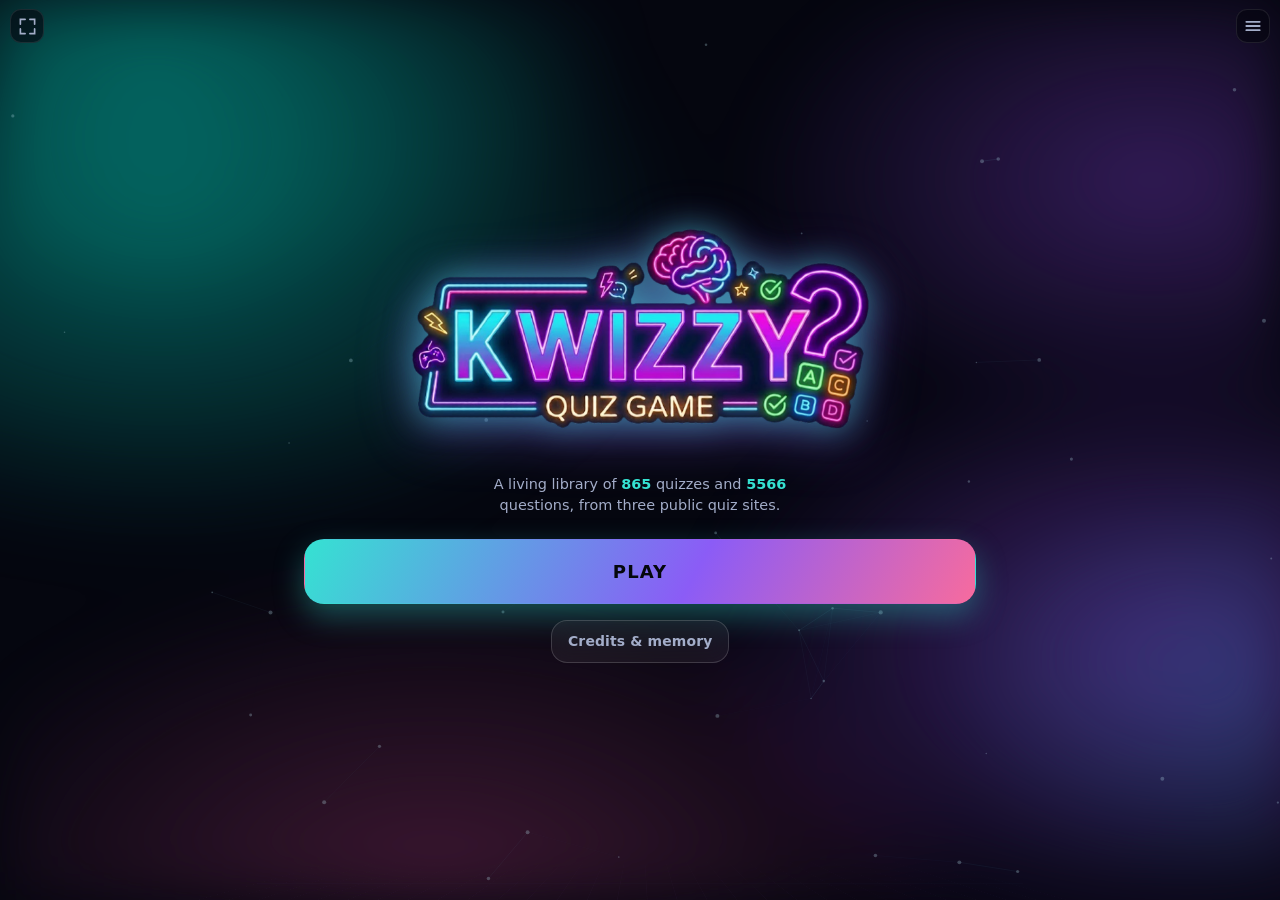
<file: index.html>
<!doctype html>
<html lang="en">
<head>
<meta charset="utf-8">
<meta name="viewport" content="width=device-width,initial-scale=1,viewport-fit=cover">
<meta name="theme-color" content="#05060f">
<meta name="description" content="Kwizzy — play 5,566 quiz questions from quizo.fr, connaisseances.com and openquizzdb.org, as source quizzes or custom 20-question quizzes.">
<meta name="apple-mobile-web-app-capable" content="yes">
<meta name="mobile-web-app-capable" content="yes">
<title>Kwizzy — Quiz Game</title>
<link rel="stylesheet" href="style.css?v=2026-10-15d">
<link rel="icon" href="data:image/svg+xml,%3Csvg xmlns='http://www.w3.org/2000/svg' viewBox='0 0 32 32'%3E%3Crect width='32' height='32' rx='9' fill='%2306070d'/%3E%3Cpath d='M9 8h14M9 16h14M9 24h14' stroke='%2335e2d2' stroke-width='3' stroke-linecap='round'/%3E%3C/svg%3E">
<!-- playlist.js is the music RULES (pure state: random order, 3 plays, then next) and must be
     there before app.js reads window.KwizzyPlaylist. Both are deferred, so they run in order. -->
<script src="media/music/playlist.js?v=2026-10-15d" defer></script>
<script src="app.js?v=2026-10-15d" defer></script>
</head>
<body data-screen="title" data-kwizzy="boot">

<!-- animated background: aurora blobs + drifting neon particle net + spark layer -->
<div class="bg-aurora" aria-hidden="true"></div>
<div class="bg-grid" aria-hidden="true"></div>
<canvas class="bg-net" aria-hidden="true"></canvas>

<div class="app" id="app">

  <!-- Fullscreen toggle: always visible, on every screen, even while the corpus loads.
       Corners drawn in SVG so no emoji/glyph can be missing from the font. -->
  <button class="fsbtn" id="btn-fs" aria-label="Toggle fullscreen">
    <svg viewBox="0 0 24 24" width="19" height="19" aria-hidden="true">
      <path d="M3 9V3H9 M15 3H21V9 M21 15V21H15 M9 21H3V15" fill="none"
            stroke="currentColor" stroke-width="2.1" stroke-linecap="round"/>
    </svg>
  </button>

  <!-- Settings (the burger): the other fixed corner, on every screen, like the fullscreen
       button. It opens the panel below — sound, music, haptics and which music to play. -->
  <button class="menubtn" id="btn-menu" aria-label="Sound and music settings"
          aria-expanded="false" aria-controls="settings-menu">
    <svg viewBox="0 0 24 24" width="20" height="20" aria-hidden="true">
      <path d="M4 7h16M4 12h16M4 17h16" fill="none"
            stroke="currentColor" stroke-width="2.2" stroke-linecap="round"/>
    </svg>
  </button>

  <!-- The panel itself: kept OUTSIDE the Screens so it can open over any of them (the Screen
       router only ever shows one Screen, and this is not one — it is a drawer on top). -->
  <div class="menuscrim" id="menu-back" hidden></div>
  <aside class="menu" id="settings-menu" role="dialog" aria-label="Sound and music" hidden>
    <div class="menu-head">
      <h2 class="menu-title">Sound &amp; music</h2>
      <button class="menu-x" id="menu-close" aria-label="Close settings">&times;</button>
    </div>

    <div class="mrow" id="row-sfx">
      <div class="mrow-t">Sound effects<span class="mrow-d">Taps, right/wrong answers, screen changes.</span></div>
      <button class="switch press" id="set-sfx" role="switch" aria-checked="true"
              aria-labelledby="row-sfx"><span class="knob"></span></button>
    </div>

    <div class="mrow" id="row-music">
      <div class="mrow-t">Music<span class="mrow-d">Ambient music while you play.</span></div>
      <button class="switch press" id="set-music" role="switch" aria-checked="true"
              aria-labelledby="row-music"><span class="knob"></span></button>
    </div>

    <!-- The music volume: a real slider, dragged with a thumb. It is the Web Audio master
         gain, so it moves the track THAT IS PLAYING, not only the next one. Keyboard too
         (arrows), and the % is written back in the pill so the state is read, not felt. -->
    <div class="mrow" id="row-vol">
      <div class="mrow-t">Music volume <span class="pill" id="vol-pill">100%</span></div>
      <div class="vol" id="set-vol" role="slider" tabindex="0"
           aria-label="Music volume" aria-valuemin="0" aria-valuemax="100"
           aria-valuenow="100"><span class="vfill"></span><span class="vknob"></span></div>
    </div>

    <div class="mrow" id="row-haptics">
      <div class="mrow-t">Haptic feedback<span class="mrow-d" id="hap-note">Short vibrations on taps and answers.</span></div>
      <button class="switch press" id="set-haptics" role="switch" aria-checked="true"
              aria-labelledby="row-haptics"><span class="knob"></span></button>
    </div>

    <div class="msep"></div>

    <div class="mh">Music choice <span class="pill" id="music-sel">All</span></div>
    <p class="mhint">“All” plays every track in a random order — opening on Light ambient — repeats
      each one 3 times, then fades into the next. Picking one track loops it on its own.</p>
    <div class="tracks" id="track-list" role="radiogroup" aria-label="Music choice"></div>
    <p class="now" id="music-now" aria-live="polite">Music is starting…</p>
  </aside>

  <!-- ═══════════ SCREEN: TITLE ═══════════ -->
  <section class="screen screen-title" id="screen-title" aria-label="Title">
    <div class="title-inner">
      <div class="logo-wrap">
        <div class="logo-halo" aria-hidden="true"></div>
        <img class="logo" src="media/kwizzy-title.png"
             alt="Kwizzy — Quiz Game" width="719" height="350">
      </div>

      <!-- Loading is ON the Title Screen: the app is already showing its title while
           corpus.json streams in, so the gauge is a card in the title's own flow. -->
      <div id="loader" class="loader" role="status" aria-live="polite">
        <div class="loader-halo" aria-hidden="true"></div>
        <div class="loader-gauge" aria-hidden="true">
          <svg viewBox="0 0 100 100">
            <defs>
              <linearGradient id="ringgrad" gradientUnits="userSpaceOnUse" x1="10" y1="10" x2="90" y2="90">
                <stop offset="0" stop-color="#35e2d2" /><stop offset=".55" stop-color="#a868ff" /><stop offset="1" stop-color="#ff6a9a" />
              </linearGradient>
            </defs>
            <circle class="ring-track" cx="50" cy="50" r="40" fill="none" /><circle class="ring-fill" cx="50" cy="50" r="40" fill="none" />
          </svg>
          <div class="loader-glyph">?</div>
        </div>
        <p class="loader-note">Waking the corpus…</p>
      </div>

      <p class="tagline">A living library of <span class="stat-n" id="stat-quizzes">—</span> quizzes and
        <span class="stat-n" id="stat-questions">—</span> questions, from three public quiz sites.</p>
      <button class="btn primary btn-xl press" id="btn-start" disabled>
        <span class="btn-label">Play</span>
      </button>
      <button class="btn ghost btn-sm press" id="btn-about" disabled>
        <span class="btn-label">Credits &amp; memory</span>
      </button>
    </div>
  </section>

  <!-- ═══════════ SCREEN: CHOICE (difficulty + how to play) ═══════════ -->
  <section class="screen screen-choice" id="screen-choice" aria-label="Choose difficulty and mode">
    <header class="topbar">
      <button class="iconbtn press" data-back="title" aria-label="Back">&larr;</button>
      <h2 class="topbar-title">How do you want to play?</h2>
      <span class="iconbtn ghost-slot" aria-hidden="true"></span>
    </header>

    <div class="screen-body">
      <div class="panel">
        <h3 class="panel-h">Difficulty</h3>
        <p class="panel-hint">Required — sets the pool Random 20 draws from, and the Level
          filter for an existing quiz.</p>
        <p class="lvl-chosen" id="lvl-chosen" aria-live="polite">—</p>
        <div class="pick-level" id="pick-level" role="group" aria-label="Difficulty">
          <button class="chip lvl press" data-lvl="0"><span class="chip-in">Facile</span></button>
          <button class="chip lvl press" data-lvl="1"><span class="chip-in">Moyen</span></button>
          <button class="chip lvl press" data-lvl="2"><span class="chip-in">Difficile</span></button>
        </div>
      </div>

      <div class="mode-row">
        <button class="mode-card press" id="btn-random" disabled>
          <span class="mode-ico" aria-hidden="true">🎲</span>
          <span class="mode-t">Random 20</span>
          <span class="mode-d">A fresh 20-question quiz on this difficulty.</span>
        </button>
        <button class="mode-card press" id="btn-existing" disabled>
          <span class="mode-ico" aria-hidden="true">📚</span>
          <span class="mode-t">Existing quiz</span>
          <span class="mode-d">Pick a quiz published by one of the sources.</span>
        </button>
      </div>
    </div>
  </section>

  <!-- ═══════════ SCREEN: CATEGORIES ═══════════ -->
  <section class="screen screen-cats" id="screen-cats" aria-label="Categories">
    <header class="topbar">
      <button class="iconbtn press" data-back="title" aria-label="Back">&larr;</button>
      <h2 class="topbar-title" id="cats-title">Categories</h2>
      <span class="iconbtn ghost-slot" aria-hidden="true"></span>
    </header>

    <div class="screen-body">
      <!-- Random-20 path: optional category narrowing -->
      <div class="panel" id="random-panel" hidden>
        <h3 class="panel-h">Random 20 <span class="pill" id="random-lvl-pill">—</span></h3>
        <p class="panel-hint">Category is optional — pick none and every category is in play.</p>
        <div class="chips-scroll" id="cat-chips" role="group" aria-label="Category (optional)"></div>
        <button class="btn primary btn-xl press" id="btn-play-random">
          <span class="btn-label">Start Random 20</span>
        </button>
      </div>

      <!-- Existing-quiz path: filters + category grid -->
      <div id="existing-panel" hidden>
        <div class="panel">
          <h3 class="panel-h">Filters <span class="pill" id="filters-lvl-pill"></span></h3>
          <div class="filters" id="filters" role="group" aria-label="Filters"></div>
        </div>
        <div class="grid" id="grid"></div>
        <div class="sheet-slot" id="sheet-slot"></div>
      </div>
    </div>
  </section>

  <!-- ═══════════ SCREEN: PLAY ═══════════ -->
  <section class="screen screen-play" id="screen-play" aria-label="Play">
    <div id="stage" hidden></div>
  </section>

  <!-- ═══════════ SCREEN: ABOUT ═══════════ -->
  <section class="screen screen-about" id="screen-about" aria-label="Credits and memory">
    <header class="topbar">
      <button class="iconbtn press" data-back="title" aria-label="Back">&larr;</button>
      <h2 class="topbar-title">Credits &amp; memory</h2>
      <span class="iconbtn ghost-slot" aria-hidden="true"></span>
    </header>

    <div class="screen-body">
      <div class="panel">
        <h3 class="panel-h">Sources</h3>
        <ul class="credits-list">
          <li><a href="https://quizo.fr/" target="_blank" rel="noopener">quizo.fr</a> — French quiz site</li>
          <li><a href="https://connaisseances.com/" target="_blank" rel="noopener">connaisseances.com</a> — French quiz site</li>
          <li><a href="https://openquizzdb.org/" target="_blank" rel="noopener">openquizzdb.org</a> — open quiz database,
            <a href="https://creativecommons.org/licenses/by-sa/4.0/" target="_blank" rel="noopener">CC BY-SA 4.0</a></li>
        </ul>
        <p class="fine">Kwizzy is an unofficial player: it re-hosts questions locally for offline play and links
          back to each original quiz. Memory lives in your browser only — nothing is sent anywhere.</p>
      </div>

      <div class="panel">
        <h3 class="panel-h">Your memory</h3>
        <p class="legend">A <span class="badge">Answered before</span> badge on a question means it already lives
          in your browser memory. Random 20 draws unseen questions first, then tops up with badged ones.</p>
        <p class="legend">A <span class="last last-demo">Last played 3 days ago</span> stamp — on a quiz, a Category, a
          question and the score line — is the date of the last time you played it; a quiz, Category or question
          with no stamp has never been played. Last times live in your browser too, and Reset memory erases them.</p>
        <div class="memory-tools">
          <button class="btn press" id="btn-stats"><span class="btn-label">My stats</span></button>
          <button class="btn danger press" id="btn-reset"><span class="btn-label">Reset memory</span></button>
        </div>
      </div>
    </div>
  </section>

</div>

<div class="burst" id="burst" aria-hidden="true"></div>
<div class="toast" id="toast" role="status" aria-live="polite" hidden></div>

</body>
</html>
</file>
<file: style.css>
/* Kwizzy — mobile-first quiz game. Neon cartoon, dark base, teal→violet→pink.
   Screens are full-viewport steps; the player is on exactly one at a time (ADR 0001). */

*,*::before,*::after{box-sizing:border-box}
html{-webkit-text-size-adjust:100%}
body{margin:0;overflow-x:hidden}
:root{
  --bg:#05060f;
  --bg-2:#0a0c1c;
  --ink:#eef1fb;
  --dim:#a3adc9;
  --faint:#6f7899;

  --teal:#35e2d2;
  --cyan:#4fd8ff;
  --violet:#8b5cf6;
  --pink:#f76b9e;
  --lime:#8ef06a;
  --gold:#ffc86a;
  --good:#3ee8a9;
  --bad:#ff6f80;

  --glass:rgba(15,19,36,.62);
  --glass-2:rgba(23,28,52,.72);
  --edge:rgba(255,255,255,.16);
  --edge-soft:rgba(255,255,255,.09);
  --shadow:0 16px 40px rgba(0,0,0,.5);
  --glow-teal:0 0 22px rgba(53,226,210,.45);
  --glow-violet:0 0 26px rgba(139,92,246,.45);
  --r:22px;
  --r-sm:14px;

  --pad:18px;
  --gap:12px;
  --measure:min(94vw,620px);

  --grad:linear-gradient(118deg,var(--teal),var(--violet) 58%,var(--pink));
  --grad-hot:linear-gradient(118deg,var(--pink),var(--violet) 50%,var(--cyan));
  font-size:16px;
}
@media (min-width:760px){:root{font-size:17px;--pad:24px;--gap:16px;--measure:min(90vw,720px)}}

html{background:var(--bg)}
body{
  color:var(--ink);background:transparent;
  font-family:"Trebuchet MS","Segoe UI",system-ui,-apple-system,Roboto,sans-serif;
  line-height:1.5;min-height:100vh;min-height:100dvh;
  overscroll-behavior-y:none;
  -webkit-tap-highlight-color:transparent;
}
img{display:block;max-width:100%}
button{font:inherit;color:inherit;background:none;border:0;cursor:pointer}
:focus-visible{outline:3px solid var(--teal);outline-offset:3px;border-radius:8px}

/* ═══════════════ living background ═══════════════ */
.bg-aurora{
  position:fixed;inset:0;z-index:-3;pointer-events:none;
  background:
    radial-gradient(58% 44% at 12% 6%,rgba(53,226,210,.26),transparent 64%),
    radial-gradient(52% 46% at 90% 20%,rgba(139,92,246,.30),transparent 62%),
    radial-gradient(64% 52% at 34% 98%,rgba(247,107,158,.22),transparent 68%),
    radial-gradient(42% 38% at 98% 76%,rgba(79,216,255,.18),transparent 62%);
  filter:blur(30px) saturate(170%);
}
.bg-aurora::before,.bg-aurora::after{
  content:"";position:absolute;inset:-28%;
  background:radial-gradient(42% 36% at 26% 34%,rgba(53,226,210,.22),transparent 62%),
            radial-gradient(38% 34% at 76% 64%,rgba(139,92,246,.26),transparent 60%);
  filter:blur(38px);
  animation:drift 46s -8s ease-in-out infinite alternate;
}
.bg-aurora::after{animation:drift 63s 10s ease-in-out infinite alternate-reverse;opacity:.7}
@keyframes drift{
  0%{transform:translate3d(-4%,-2%,0) scale(1)}
  50%{transform:translate3d(5%,3%,0) scale(1.14)}
  100%{transform:translate3d(-2%,4%,0) scale(.95)}
}
.bg-grid{
  position:fixed;inset:-10% -10% -10% -10%;z-index:-2;pointer-events:none;opacity:.30;
  background-image:
    linear-gradient(rgba(79,216,255,.16) 1px,transparent 1px),
    linear-gradient(90deg,rgba(139,92,246,.16) 1px,transparent 1px);
  background-size:52px 52px;
  transform:perspective(340px) rotateX(58deg);
  transform-origin:50% 100%;
  mask-image:linear-gradient(180deg,transparent 42%,#000 100%);
  -webkit-mask-image:linear-gradient(180deg,transparent 42%,#000 100%);
  animation:gridpan 18s linear infinite;
}
@keyframes gridpan{from{background-position:0 0,0 0}to{background-position:0 52px,52px 0}}
.bg-net{position:fixed;inset:0;z-index:-1;pointer-events:none}

/* reduced motion: kill the movement, keep the look */
@media (prefers-reduced-motion:reduce){
  .bg-aurora::before,.bg-aurora::after,.bg-grid{animation:none}
  .bg-net{display:none}
  *,*::before,*::after{
    animation-duration:.001ms!important;animation-iteration-count:1!important;
    transition-duration:.001ms!important;scroll-behavior:auto!important;
  }
  /* the gauge stays a gauge: the ring keeps its dashoffset (the bytes read so far),
     only the motion is gone. */
  .loader-gauge svg{transform:rotate(-90deg)}
  .loader-halo{animation:none;opacity:.7}
  .loader{animation:none;transform:none}
}

/* ═══════════════ screenshot-free screen router ═══════════════ */
.app{position:relative;z-index:1}
.screen{display:none}
body[data-screen="title"]    #screen-title,
body[data-screen="choice"]   #screen-choice,
body[data-screen="cats"]     #screen-cats,
body[data-screen="play"]     #screen-play,
body[data-screen="about"]    #screen-about{display:flex;flex-direction:column}

.screen{min-height:100vh;min-height:100dvh;width:100%}
.screen-body{
  flex:1;width:100%;max-width:var(--measure);margin:0 auto;
  padding:var(--pad) var(--pad) calc(var(--pad)*2.4);
  display:flex;flex-direction:column;gap:var(--gap);
}

/* entrance animation per screen, retriggered by the router adding .in */
.screen.anim-in{animation:screenIn .46s cubic-bezier(.2,.9,.25,1.06) both}
.screen.anim-in .panel,
.screen.anim-in .mode-card,
.screen.anim-in .catcard{animation:popIn .52s cubic-bezier(.2,.9,.25,1.05) both}
.screen.anim-in .panel:nth-child(2),
.screen.anim-in .mode-card:nth-child(2){animation-delay:.07s}
.screen.anim-in .catcard:nth-child(1){animation-delay:.03s}
@keyframes screenIn{from{opacity:0;transform:translateY(18px) scale(.985)}to{opacity:1;transform:none}}
@keyframes popIn{from{opacity:0;transform:translateY(14px) scale(.96)}to{opacity:1;transform:none}}

/* leaving: a quick dip, then the router swaps */
.screen.anim-out{animation:screenOut .2s ease-in both;pointer-events:none}
@keyframes screenOut{to{opacity:0;transform:translateY(-10px) scale(.99)}}

/* ═══════════════ top bar ═══════════════ */
.topbar{
  position:sticky;top:0;z-index:30;
  display:flex;align-items:center;gap:10px;
  padding:calc(var(--pad)*.7) var(--pad);
  background:linear-gradient(180deg,rgba(5,6,15,.94),rgba(5,6,15,.72));
  -webkit-backdrop-filter:blur(16px);backdrop-filter:blur(16px);
  border-bottom:1px solid var(--edge-soft);
}
.topbar-title{
  flex:1;margin:0;text-align:center;
  font-size:.95rem;font-weight:800;letter-spacing:.01em;
  text-shadow:0 0 14px rgba(53,226,210,.35);
}
/* Back ARMED, on the Play HUD (the Play screen has no back arrow — the sticky HUD is the
   always-visible place for it). Gold, pulsing, until the exit is confirmed or times out. */
.hud.armed{border-bottom:1.5px solid rgba(255,200,106,.55)}
/* The Play HUD's own back button (the other screens keep their topbar arrows). */
.hud .iconbtn{margin:6px auto 0}
.hud .iconbtn:active{transform:scale(.92)}
.hud .arm{
  display:block;margin:8px auto 0;padding:5px 12px;width:max(46%,220px);
  font-size:.8rem;font-weight:850;letter-spacing:.02em;color:var(--gold);
  background:rgba(255,200,106,.14);border:1px solid rgba(255,200,106,.5);border-radius:10px;
  text-shadow:0 0 12px rgba(255,200,106,.5);
  animation:armBeat 1.05s ease-in-out infinite;
}
@keyframes armBeat{0%,100%{transform:scale(1)}50%{transform:scale(1.07)}}

.iconbtn{
  flex:0 0 auto;width:44px;height:44px;border-radius:14px;
  display:inline-flex;align-items:center;justify-content:center;
  font-size:1.2rem;font-weight:800;
  background:rgba(255,255,255,.07);border:1px solid var(--edge);
  -webkit-backdrop-filter:blur(10px);backdrop-filter:blur(10px);
  transition:transform .12s ease,background .16s ease;
}
.iconbtn:hover{background:rgba(255,255,255,.14)}
.iconbtn.ghost-slot{visibility:hidden;pointer-events:none}

/* ═══════════════ surfaces ═══════════════ */
.panel{
  position:relative;
  background:var(--glass);
  -webkit-backdrop-filter:blur(18px) saturate(150%);backdrop-filter:blur(18px) saturate(150%);
  border:1.5px solid var(--edge);border-radius:var(--r);
  box-shadow:var(--shadow),inset 0 1px 0 rgba(255,255,255,.08);
  padding:calc(var(--pad)*1.05);
}
.panel::before{
  content:"";position:absolute;left:18px;right:18px;top:-1.5px;height:2.5px;border-radius:99px;
  background:var(--grad);opacity:.85;box-shadow:0 0 14px rgba(53,226,210,.6);
}
.panel-h{
  margin:0 0 .35em;font-size:1.02rem;font-weight:850;letter-spacing:-.01em;
  display:flex;align-items:center;gap:8px;flex-wrap:wrap;
}
.panel-hint{margin:0 0 .9em;font-size:.8rem;color:var(--dim)}
/* The Difficulty choice, echoed in words under the chips: the highlight alone must not
   carry meaning (ADR 0004), and this line is what a screen reader reads. */
.lvl-chosen{margin:0 0 .2em;font-size:.82rem;font-weight:750;color:var(--teal)}
.pill{
  font-size:.66rem;font-weight:800;letter-spacing:.05em;text-transform:uppercase;
  padding:4px 10px;border-radius:99px;
  background:rgba(53,226,210,.16);color:var(--teal);border:1px solid rgba(53,226,210,.42);
}

/* ═══════════════ buttons ═══════════════ */
.btn{
  position:relative;display:inline-flex;align-items:center;justify-content:center;gap:8px;
  cursor:pointer;font-size:.9rem;font-weight:800;letter-spacing:.01em;
  padding:13px 20px;border-radius:16px;
  background:rgba(255,255,255,.08);color:var(--ink);border:1.5px solid var(--edge);
  -webkit-backdrop-filter:blur(10px);backdrop-filter:blur(10px);
  transition:transform .14s cubic-bezier(.2,.9,.25,1.2),background .18s ease,box-shadow .18s ease,filter .18s ease;
}
.btn:hover{background:rgba(255,255,255,.15);transform:translateY(-2px)}
.btn:active{transform:translateY(1px) scale(.97)}
.btn:disabled{opacity:.42;cursor:not-allowed;transform:none;filter:grayscale(.5)}
.btn.primary{
  border-color:transparent;background:var(--grad);color:#04070c;
  box-shadow:0 12px 30px rgba(53,226,210,.34),0 0 0 0 rgba(139,92,246,.5);
}
.btn.primary:hover{filter:brightness(1.12);box-shadow:0 16px 38px rgba(139,92,246,.44)}
.btn.primary:disabled{box-shadow:none}
.btn.ghost{background:rgba(255,255,255,.05);color:var(--dim)}
.btn.danger{border-color:rgba(255,111,128,.45);color:var(--bad)}
.btn.danger:hover{background:rgba(255,111,128,.14)}
.btn-xl{width:100%;padding:18px 24px;font-size:1.06rem;border-radius:20px;text-transform:uppercase;letter-spacing:.06em}
.btn-sm{padding:10px 16px;font-size:.82rem;align-self:center}
.btn-label{display:inline-block}

/* the "juice": every pressable shakes on tap */
.press{will-change:transform}
.press.shake{animation:shake .34s cubic-bezier(.36,.07,.19,.97) both}
@keyframes shake{
  10%,90%{transform:translate3d(-2px,0,0) rotate(-.6deg)}
  20%,80%{transform:translate3d(4px,0,0) rotate(.8deg)}
  30%,50%,70%{transform:translate3d(-6px,0,0) rotate(-1.2deg)}
  40%,60%{transform:translate3d(6px,0,0) rotate(1.2deg)}
}
.btn.primary .btn-label{position:relative}
.btn.primary::after{
  content:"";position:absolute;inset:0;border-radius:inherit;pointer-events:none;
  background:linear-gradient(100deg,transparent 30%,rgba(255,255,255,.5) 50%,transparent 70%);
  transform:translateX(-120%);opacity:0;
}
.btn.primary:not(:disabled)::after{animation:sheen 4.2s ease-in-out infinite}
@keyframes sheen{0%,72%{transform:translateX(-120%);opacity:0}80%{opacity:.9}100%{transform:translateX(120%);opacity:0}}

/* ═══════════════ title screen ═══════════════ */
.screen-title{justify-content:center;align-items:center;text-align:center}
.title-inner{
  width:100%;max-width:var(--measure);margin:0 auto;
  padding:var(--pad) var(--pad) calc(var(--pad)*2);
  display:flex;flex-direction:column;align-items:center;gap:16px;
}
.logo-wrap{position:relative;width:100%;padding:8px 0}
.logo-halo{
  position:absolute;inset:6% 4%;border-radius:50%;z-index:-1;
  background:radial-gradient(closest-side,rgba(53,226,210,.34),rgba(139,92,246,.24) 55%,transparent 78%);
  filter:blur(26px);
  animation:pulseGlow 3.6s ease-in-out infinite;
}
@keyframes pulseGlow{0%,100%{opacity:.72;transform:scale(.97)}50%{opacity:1;transform:scale(1.05)}}
.logo{
  width:min(92%,470px);height:auto;margin:0 auto;
  filter:drop-shadow(0 0 16px rgba(53,226,210,.5)) drop-shadow(0 10px 26px rgba(139,92,246,.42));
  animation:logoFloat 5.4s ease-in-out infinite;
}
@keyframes logoFloat{
  0%,100%{transform:translateY(0) rotate(-.4deg) scale(1)}
  50%{transform:translateY(-9px) rotate(.4deg) scale(1.015)}
}
.tagline{
  margin:0 0 6px;font-size:.85rem;color:var(--dim);max-width:38ch;
  animation:fadeUp .7s .18s cubic-bezier(.2,.9,.25,1) both;
  transition:margin .3s ease;   /* the boot card below retracts with a margin when done */
}
.title-inner .btn-xl{animation:fadeUp .7s .3s cubic-bezier(.2,.9,.25,1) both}
.title-inner .btn-sm{animation:fadeUp .7s .42s cubic-bezier(.2,.9,.25,1) both}
@keyframes fadeUp{from{opacity:0;transform:translateY(16px)}to{opacity:1;transform:none}}
.stat-n{color:var(--teal);font-weight:800;font-variant-numeric:tabular-nums}

/* ═══════════════ choice screen ═══════════════ */
.pick-level{display:flex;gap:10px;flex-wrap:wrap}
.chip{
  position:relative;display:inline-flex;align-items:center;gap:6px;cursor:pointer;
  font-size:.86rem;font-weight:800;line-height:1;
  padding:12px 16px;border-radius:99px;
  background:rgba(255,255,255,.07);color:var(--ink);border:1.5px solid var(--edge-soft);
  -webkit-backdrop-filter:blur(8px);backdrop-filter:blur(8px);
  transition:transform .14s cubic-bezier(.2,.9,.25,1.2),background .18s,box-shadow .18s,border-color .18s;
}
.chip:hover{background:rgba(255,255,255,.14);transform:translateY(-2px)}
.chip:active{transform:scale(.95)}
.chip .chip-in{display:inline-block}
.pick-level .chip{flex:1 1 30%;justify-content:center;padding:16px 12px;font-size:.95rem}
.chip.lvl[data-sel="1"]{
  background:var(--grad);color:#04070c;border-color:transparent;
  box-shadow:0 10px 26px rgba(139,92,246,.42),var(--glow-teal);
  animation:chipPop .4s cubic-bezier(.2,1.4,.4,1) both;
}
@keyframes chipPop{0%{transform:scale(.9)}55%{transform:scale(1.08)}100%{transform:scale(1)}}
.chip.lvl[data-sel="1"]::after{
  content:"";position:absolute;inset:-6px;border-radius:99px;pointer-events:none;
  border:2px solid rgba(53,226,210,.6);animation:ringOut .7s ease-out both;
}
@keyframes ringOut{from{opacity:.9;transform:scale(.92)}to{opacity:0;transform:scale(1.16)}}

.mode-row{display:grid;grid-template-columns:1fr;gap:var(--gap)}
@media (min-width:560px){.mode-row{grid-template-columns:1fr 1fr}}
.mode-card{
  position:relative;overflow:hidden;text-align:left;cursor:pointer;
  display:flex;flex-direction:column;gap:6px;
  padding:calc(var(--pad)*1.1);border-radius:var(--r);
  background:var(--glass-2);border:1.5px solid var(--edge);
  -webkit-backdrop-filter:blur(16px);backdrop-filter:blur(16px);
  box-shadow:var(--shadow);
  transition:transform .16s cubic-bezier(.2,.9,.25,1.2),border-color .2s,box-shadow .2s;
}
.mode-card::before{
  content:"";position:absolute;inset:-40% -10% auto -10%;height:70%;
  background:radial-gradient(closest-side,rgba(53,226,210,.20),transparent 72%);
  opacity:0;transition:opacity .25s;pointer-events:none;
}
.mode-card:hover:not(:disabled)::before{opacity:1}
.mode-card:hover:not(:disabled){transform:translateY(-4px);border-color:rgba(53,226,210,.6);box-shadow:0 20px 44px rgba(53,226,210,.22)}
.mode-card:active{transform:translateY(0) scale(.98)}
.mode-card:disabled{opacity:.45;cursor:not-allowed;filter:saturate(.5)}
.mode-ico{font-size:1.9rem;line-height:1}
.mode-t{font-size:1.05rem;font-weight:850;letter-spacing:-.01em}
.mode-d{font-size:.78rem;color:var(--dim)}
.mode-card:not(:disabled) .mode-t{text-shadow:0 0 12px rgba(53,226,210,.4)}

/* ═══════════════ categories screen ═══════════════ */
.chips-scroll{
  display:flex;gap:8px;overflow-x:auto;overflow-y:hidden;
  padding:6px 6px 10px;margin:0 -6px 10px;
  scrollbar-width:none;
  -webkit-mask-image:linear-gradient(90deg,#000 86%,transparent);
  mask-image:linear-gradient(90deg,#000 86%,transparent);
}
.chips-scroll::-webkit-scrollbar{display:none}
.chip.cat[data-sel="1"]{
  background:linear-gradient(118deg,rgba(53,226,210,.26),rgba(139,92,246,.26));
  border-color:var(--teal);color:#fff;box-shadow:var(--glow-teal);
  animation:chipPop .38s cubic-bezier(.2,1.4,.4,1) both;
}
.chip.cat[data-sel="1"]::after{
  content:"";position:absolute;inset:-5px;border-radius:99px;pointer-events:none;
  border:2px solid rgba(139,92,246,.65);animation:ringOut .65s ease-out both;
}

.filters{display:flex;flex-direction:column;gap:10px}
.filter-group{
  display:flex;gap:6px;align-items:center;flex-wrap:wrap;
  padding:9px 11px;border-radius:14px;
  background:rgba(255,255,255,.045);border:1px solid var(--edge-soft);
}
.filter-group .lbl{
  font-size:.68rem;letter-spacing:.1em;text-transform:uppercase;color:var(--faint);
  font-weight:800;margin-right:2px;
}
.fchip{
  font-size:.74rem;font-weight:750;padding:7px 11px;border-radius:99px;cursor:pointer;
  background:rgba(255,255,255,.07);border:1px solid var(--edge-soft);color:var(--ink);
  transition:transform .12s,opacity .18s,background .18s;
}
.fchip:hover{background:rgba(255,255,255,.15)}
.fchip:active{transform:scale(.94)}
.fchip[data-on="0"]{opacity:.34;text-decoration:line-through}
.fchip[data-on="1"].src{background:rgba(53,226,210,.18);border-color:rgba(53,226,210,.45)}
.fchip[data-on="1"].lvl{background:rgba(139,92,246,.2);border-color:rgba(139,92,246,.5)}

.grid{display:grid;grid-template-columns:1fr;gap:var(--gap)}
@media (min-width:560px){.grid{grid-template-columns:1fr 1fr}}
@media (min-width:1000px){.grid{grid-template-columns:1fr 1fr 1fr}}
.catcard{
  position:relative;overflow:hidden;cursor:pointer;
  padding:15px 16px;border-radius:var(--r-sm);
  background:var(--glass);border:1.5px solid var(--edge);
  -webkit-backdrop-filter:blur(14px);backdrop-filter:blur(14px);
  box-shadow:0 10px 26px rgba(0,0,0,.4);
  transition:transform .16s cubic-bezier(.2,.9,.25,1.2),border-color .2s,box-shadow .2s;
}
.catcard::after{
  content:"";position:absolute;inset:auto -20% -60% -20%;height:80%;
  background:radial-gradient(closest-side,rgba(139,92,246,.24),transparent 70%);
  opacity:0;transition:opacity .25s;pointer-events:none;
}
.catcard:hover{transform:translateY(-3px);border-color:rgba(53,226,210,.55);box-shadow:0 18px 38px rgba(53,226,210,.18)}
.catcard:hover::after{opacity:1}
.catcard:active{transform:translateY(0) scale(.98)}
.catcard .nm{font-weight:800;font-size:.96rem;margin:0 0 4px;letter-spacing:-.01em}
.catcard .qt{font-size:.75rem;color:var(--dim);margin:0;font-variant-numeric:tabular-nums}
.catcard .srcdots{display:flex;gap:6px;margin:9px 0 0;flex-wrap:wrap}
.catcard .go{font-size:.72rem;color:var(--teal);letter-spacing:.05em;font-weight:800;margin-top:9px;display:block}
.catcard.open{border-color:var(--teal);box-shadow:0 0 26px rgba(53,226,210,.28)}
.dot{
  display:inline-block;font-style:normal;font-size:.6rem;font-weight:800;letter-spacing:.02em;
  padding:3px 8px;border-radius:99px;background:rgba(255,255,255,.08);color:var(--dim);
}
.dot.src-quizo{background:rgba(53,226,210,.16);color:var(--teal)}
.dot.src-connaisseances{background:rgba(139,92,246,.22);color:#c9b8ff}
.dot.src-openquizzdb{background:rgba(247,107,158,.18);color:#ffb3cc}
.hint{color:var(--dim);font-size:.84rem;margin:.4em 0}

/* the opened sheet sits inside the grid, so it spans every column */
.sheet-slot{grid-column:1/-1}
.sheet{
  position:relative;padding:16px;border-radius:var(--r);
  background:var(--glass-2);border:1.5px solid var(--edge);
  -webkit-backdrop-filter:blur(18px);backdrop-filter:blur(18px);
  box-shadow:var(--shadow);animation:popIn .36s cubic-bezier(.2,.9,.25,1.05) both;
}
.sheet-h{font-weight:850;font-size:.98rem;margin:0 0 12px;color:var(--teal)}
.qrow{
  display:grid;grid-template-columns:1fr auto;align-items:center;gap:8px 10px;
  padding:12px 0;border-bottom:1px solid rgba(255,255,255,.07);
}
.qrow:last-of-type{border-bottom:0}
.qrow .lbl{font-size:.88rem;font-weight:700;grid-column:1/-1;min-width:0;line-height:1.35}
.qrow .chips{display:flex;gap:6px;align-items:center;flex-wrap:wrap;min-width:0}
.qrow .chips .chip{font-size:.66rem;padding:4px 9px;cursor:default}
.qrow .chips .chip.lvl{background:rgba(139,92,246,.18);border-color:rgba(139,92,246,.42)}
.qrow .n{font-size:.72rem;color:var(--dim);font-variant-numeric:tabular-nums;
  text-align:right;white-space:nowrap}
.qrow .btn{padding:9px 16px;font-size:.78rem;border-radius:12px;grid-column:1/-1;justify-self:stretch}
@media (min-width:430px){
  .qrow{grid-template-columns:1fr auto auto}
  .qrow .lbl{grid-column:1/-1}
  .qrow .chips{grid-column:1}
  .qrow .n{grid-column:2}
  .qrow .btn{grid-column:3;grid-row:2;justify-self:end;align-self:center}
}

/* ═══════════════ play screen ═══════════════ */
#screen-play{padding:0}
#stage{display:none;width:100%}
#stage.on{display:block}

.hud{
  position:sticky;top:0;z-index:40;
  padding:12px var(--pad) 14px;
  background:linear-gradient(180deg,rgba(5,6,15,.95),rgba(5,6,15,.80));
  -webkit-backdrop-filter:blur(20px) saturate(160%);backdrop-filter:blur(20px) saturate(160%);
  border-bottom:1.5px solid var(--edge-soft);text-align:center;
}
.hud-title{font-weight:850;font-size:.88rem;margin:0;letter-spacing:.01em;text-shadow:0 0 12px rgba(53,226,210,.35)}
.hud .bar{
  display:block;width:100%;height:10px;border-radius:99px;margin:10px 0 9px;
  background:rgba(255,255,255,.10);border:1px solid var(--edge-soft);overflow:hidden;
}
.hud .bar i{
  display:block;height:100%;width:0%;border-radius:99px;background:var(--grad);
  box-shadow:0 0 14px rgba(53,226,210,.7);transition:width .35s cubic-bezier(.2,.9,.25,1);
}
.hud-line{display:flex;gap:10px;align-items:baseline;justify-content:center;flex-wrap:wrap}
.hud .sc{font-size:.92rem;font-weight:850;color:var(--teal);font-variant-numeric:tabular-nums;
  text-shadow:0 0 12px rgba(53,226,210,.5)}
.hud .pct{font-size:.8rem;font-variant-numeric:tabular-nums}
.hud .best{font-size:.74rem;color:var(--dim);font-variant-numeric:tabular-nums}
.hud .sc.bump{animation:scoreBump .45s cubic-bezier(.2,1.5,.4,1) both}
@keyframes scoreBump{0%{transform:scale(1)}45%{transform:scale(1.35);color:var(--lime)}100%{transform:scale(1)}}

.stack{width:100%;max-width:var(--measure);margin:0 auto;padding:var(--gap) var(--pad) calc(var(--pad)*3)}
.card{
  position:relative;padding:calc(var(--pad)*1.05);
  margin:0 0 calc(var(--gap)*1.3);border-radius:var(--r);
  background:var(--glass);border:1.5px solid var(--edge);
  -webkit-backdrop-filter:blur(16px) saturate(150%);backdrop-filter:blur(16px) saturate(150%);
  box-shadow:var(--shadow),inset 0 1px 0 rgba(255,255,255,.07);
  animation:cardIn .5s cubic-bezier(.2,.9,.25,1.06) both;
}
@keyframes cardIn{from{opacity:0;transform:translateY(22px) scale(.97)}to{opacity:1;transform:none}}
.card .qnum{
  font-size:.7rem;color:var(--faint);margin:0 0 8px;
  font-variant-numeric:tabular-nums;font-weight:800;letter-spacing:.06em;text-transform:uppercase;
}
.card .badge{
  position:absolute;top:12px;right:12px;z-index:2;
  font-size:.64rem;font-weight:800;letter-spacing:.04em;
  padding:5px 10px;border-radius:99px;
  background:rgba(255,200,106,.16);color:var(--gold);border:1px solid rgba(255,200,106,.45);
}
.card .qtext{font-size:1.04rem;font-weight:700;margin:0 0 12px;letter-spacing:-.01em}
.card .media{
  display:block;width:100%;max-width:100%;height:auto;border-radius:14px;
  margin:0 0 12px;border:1.5px solid var(--edge);box-shadow:0 10px 24px rgba(0,0,0,.45);
}
.card .opts{display:flex;flex-wrap:wrap;gap:9px;margin:14px 0 0}
.opt{
  position:relative;display:flex;align-items:center;gap:9px;cursor:pointer;
  font-size:.9rem;font-weight:650;text-align:left;
  padding:13px 14px;border-radius:15px;flex:1 1 46%;max-width:100%;
  background:rgba(255,255,255,.06);color:var(--ink);border:1.5px solid var(--edge-soft);
  transition:transform .14s cubic-bezier(.2,.9,.25,1.2),background .18s,border-color .18s,box-shadow .18s;
}
.opt:hover{background:rgba(255,255,255,.14);border-color:var(--edge);transform:translateY(-2px)}
.opt:active{transform:scale(.97)}
.opt .k{font-weight:900;color:var(--faint);font-size:.78rem;flex:0 0 auto}
.opt.right{
  background:linear-gradient(118deg,rgba(62,232,169,.26),rgba(53,226,210,.18));
  border-color:rgba(62,232,169,.7);box-shadow:0 0 24px rgba(62,232,169,.4);
  animation:rightPop .52s cubic-bezier(.2,1.5,.4,1) both,goodGlow 1.05s .16s ease-out both;
}
.opt.right .k{color:var(--good)}
@keyframes rightPop{0%{transform:scale(1)}45%{transform:scale(1.07)}100%{transform:scale(1)}}
/* GOOD answer: a halo that swells then settles, plus a ring thrown outward. ::after is
   free: no .opt pseudo is used anywhere else in style.css. */
@keyframes goodGlow{
  0%{box-shadow:0 0 8px rgba(62,232,169,.2)}
  42%{box-shadow:0 0 40px rgba(62,232,169,.66)}
  100%{box-shadow:0 0 18px rgba(62,232,169,.34)}
}
.card .opt.right::after{
  content:"";position:absolute;inset:-5px;border-radius:20px;pointer-events:none;
  border:2px solid rgba(62,232,169,.8);
  animation:goodRing .66s cubic-bezier(.2,.9,.3,1) both;
}
@keyframes goodRing{0%{opacity:0;transform:scale(.88)}32%{opacity:.95}100%{opacity:0;transform:scale(1.18)}}
/* BAS answer: the tile flashes red under the shake, and a ring collapses INWARD onto it */
.opt.wrong{
  background:rgba(255,111,128,.16);border-color:rgba(255,111,128,.6);
  text-decoration:line-through;text-decoration-color:rgba(255,111,128,.75);
  animation:shake .42s cubic-bezier(.36,.07,.19,.97) both,badFlash .52s ease-out both;
}
.opt.wrong .k{color:var(--bad)}
@keyframes badFlash{
  0%{background-color:rgba(255,111,128,.42);box-shadow:0 0 26px rgba(255,111,128,.6)}
  48%{background-color:rgba(255,111,128,.06);box-shadow:0 0 4px rgba(255,111,128,.1)}
  100%{background-color:rgba(255,111,128,.16);box-shadow:0 0 10px rgba(255,111,128,.3)}
}
.card .opt.wrong::after{
  content:"";position:absolute;inset:-4px;border-radius:19px;pointer-events:none;
  border:2px solid rgba(255,111,128,.75);
  animation:badRing .5s cubic-bezier(.2,.9,.3,1) both;
}
@keyframes badRing{0%{opacity:.9;transform:scale(1.14)}60%{opacity:.25}100%{opacity:0;transform:scale(.9)}}
.opt.dim{opacity:.45}
.card .opt.sel{
  background:rgba(79,216,255,.20);border-color:rgba(79,216,255,.85);
  box-shadow:inset 0 0 12px rgba(79,216,255,.18),0 0 20px rgba(79,216,255,.42);
}
.card .opt.sel .k{color:#79d9ff}
.card .opt.selPop{animation:selPop .3s cubic-bezier(.2,1.4,.4,1) both}
@keyframes selPop{0%{transform:scale(1)}45%{transform:scale(1.035)}100%{transform:scale(1)}}
.card.answered .opt{cursor:default;pointer-events:none}
.card.answered{animation:none}
/* Selection is not validation: tapping an option only paints it blue (selPop), and the
   Validate button under the options is what grades the pick. */
.card .validate{
  /* flex (not the .btn inline-flex) + auto side margins => dead centre of the card,
     in BOTH the grid and the one-per-row option layout. */
  display:flex;width:max(52%,150px);justify-content:center;
  /* auto on BOTH sides = centred whatever the card width (grid or one-per-row);
     equal top/bottom margins so it also sits midway in the card's bottom band. */
  margin:14px auto 12px;
  border-color:rgba(79,216,255,.5);box-shadow:0 10px 24px rgba(79,216,255,.22);
  animation:validateBeat 1.6s ease-in-out infinite;
}
.card .validate .btn-label{text-transform:uppercase;letter-spacing:.05em}
.card .validate:active{transform:scale(.94)}
@keyframes validateBeat{
  0%,100%{transform:scale(1);box-shadow:0 10px 24px rgba(79,216,255,.2)}
  50%{transform:scale(1.035);box-shadow:0 12px 30px rgba(79,216,255,.38)}
}
/* One option per row when a Question has long answers (set by makeCard at >=40 chars):
   in a COLUMN the flex properties act on height, so the row's height is natural, not 46%. */
.card .opts.vert{flex-direction:column;gap:10px}
.card .opts.vert .opt{flex:0 0 auto;width:100%;padding:12px 14px}

.card .ans{
  margin:14px 0 0;padding:14px;border-radius:15px;
  background:rgba(255,255,255,.05);border:1px solid var(--edge-soft);
  animation:rise .38s cubic-bezier(.2,.9,.25,1) both;
}
@keyframes rise{from{opacity:0;transform:translateY(12px)}to{opacity:1;transform:none}}
.card .ans .verdict{font-weight:900;font-size:.82rem;letter-spacing:.05em;text-transform:uppercase;margin:0 0 7px;animation:stampIn .4s cubic-bezier(.2,1.5,.4,1) both}
@keyframes stampIn{0%{opacity:0;transform:scale(.7) translateY(-6px)}55%{transform:scale(1.08)}100%{opacity:1;transform:none}}
.card .ans .verdict.ok{color:var(--good);text-shadow:0 0 14px rgba(62,232,169,.6)}
.card .ans .verdict.ko{color:var(--bad);text-shadow:0 0 14px rgba(255,111,128,.55)}
.card .ans .expl{
  font-size:.85rem;color:var(--dim);margin:7px 0 0;
  text-align:justify;text-align-last:left;   /* flush last line, no stretched final row */
  -webkit-hyphens:auto;hyphens:auto;          /* justify without rivers; needs lang="fr" at runtime */
}
.card .ans .src{margin:11px 0 0;display:flex;align-items:center;gap:9px;flex-wrap:wrap}
.card .ans .src .chip{font-size:.68rem;padding:4px 9px;cursor:default}
.card .ans .src a{color:var(--teal);text-decoration:none;font-size:.74rem;font-weight:700}
.card .ans .src a:hover{text-decoration:underline}

.card .tick{height:5px;border-radius:99px;background:rgba(255,255,255,.12);margin:14px 0 0;overflow:hidden}
.card .tick i{display:block;height:100%;width:0%;border-radius:99px;background:var(--grad);
  box-shadow:0 0 12px rgba(53,226,210,.6);animation:fill var(--ms,2500ms) linear forwards}
@keyframes fill{from{width:0%}to{width:100%}}
.card .skip{
  display:inline-flex;align-items:center;gap:7px;cursor:pointer;margin:13px 0 0;
  font-size:.76rem;font-weight:800;padding:10px 16px;border-radius:99px;
  background:rgba(255,255,255,.08);color:var(--dim);border:1.5px solid var(--edge-soft);
  transition:transform .12s,background .18s,color .18s;
}
.card .skip:hover{background:rgba(255,255,255,.16);color:var(--ink)}
.card .skip:active{transform:scale(.95)}
.card .skip .cd{font-variant-numeric:tabular-nums;color:var(--teal);font-weight:900}

.summary{
  position:relative;overflow:hidden;
  margin:calc(var(--gap)*1.6) 0 0;padding:calc(var(--pad)*1.3);
  border-radius:var(--r);text-align:center;
  background:var(--glass-2);border:1.5px solid var(--teal);
  box-shadow:0 0 34px rgba(53,226,210,.3);
  -webkit-backdrop-filter:blur(22px) saturate(160%);backdrop-filter:blur(22px) saturate(160%);
  animation:summaryIn .6s cubic-bezier(.2,1.2,.3,1) both;
}
@keyframes summaryIn{from{opacity:0;transform:translateY(26px) scale(.94)}to{opacity:1;transform:none}}
.summary .big{
  font-size:clamp(2.4rem,15vw,3.6rem);font-weight:900;margin:0;line-height:1;
  background:var(--grad);-webkit-background-clip:text;background-clip:text;color:transparent;
  filter:drop-shadow(0 0 22px rgba(139,92,246,.6));
  animation:bigPop .7s cubic-bezier(.2,1.5,.4,1) both;
}
@keyframes bigPop{0%{transform:scale(.6);opacity:0}60%{transform:scale(1.12)}100%{transform:scale(1);opacity:1}}
.summary .line{font-size:.86rem;color:var(--dim);margin:9px 0 0}
.summary .new-best{
  color:var(--gold);font-weight:900;font-size:.86rem;margin:10px 0 0;letter-spacing:.04em;
  text-shadow:0 0 16px rgba(255,200,106,.6);animation:bestFlash .9s ease-in-out 3 both;
}
@keyframes bestFlash{0%,100%{opacity:1}50%{opacity:.45}}
.summary .acts{display:flex;gap:10px;flex-wrap:wrap;justify-content:center;margin:18px 0 0}
.summary .legend{font-size:.72rem;color:var(--faint);margin:14px 0 0}
.legend{font-size:.74rem;color:var(--faint);margin:10px 0 0}
.legend .badge{position:static;display:inline;font-size:.68rem;padding:2px 7px}
.legend .last{display:inline-block;padding:3px 9px;border-radius:99px;
  background:rgba(255,255,255,.07);border:1px solid var(--edge-soft)}

/* ═══════════════ about screen ═══════════════ */
a{color:var(--teal);text-decoration:none;font-weight:700}
a:hover{text-decoration:underline;text-shadow:0 0 12px rgba(53,226,210,.5)}
::selection{background:rgba(139,92,246,.45);color:#fff}
.credits-list{list-style:none;padding:0;margin:0 0 12px}
.credits-list li{padding:9px 0;border-bottom:1px solid rgba(255,255,255,.07);font-size:.86rem;color:var(--dim)}
.credits-list li:last-child{border-bottom:0}
.fine{font-size:.76rem;color:var(--faint);margin:0}
.memory-tools{display:flex;gap:10px;flex-wrap:wrap;margin:14px 0 0}

/* ═══════════════ loader — a round game card, ON the Title Screen ═══════════════
   Loading lives inside the Title Screen, in its flex column under the logo: the app is
   already showing its title while corpus.json streams, so there is no separate boot screen
   and nothing to centre with translate(-50%,-50%) any more. The old fixed/centred card
   needed that transform in every entrance keyframe (popIn's transform:none used to wipe it);
   in flow the entrance can be pure scale. */
.loader{
  position:relative;                        /* the halo is anchored inside it */
  display:flex;flex-direction:column;align-items:center;justify-content:center;
  width:min(78vw,300px);min-height:min(78vw,300px);
  padding:18px 14px;border-radius:64px;text-align:center;
  background:rgba(8,10,22,.9);border:1.5px solid var(--edge);
  -webkit-backdrop-filter:blur(22px);backdrop-filter:blur(22px);
  box-shadow:var(--shadow),0 0 46px rgba(53,226,210,.22);
  margin:0 0 14px;
  animation:loaderIn .42s cubic-bezier(.2,.9,.25,1.05) both;
}
@keyframes loaderIn{
  0%{opacity:0;transform:scale(.82) rotate(-2deg)}
  60%{opacity:1;transform:scale(1.04) rotate(.6deg)}
  to{opacity:1;transform:scale(1) rotate(0deg)}
}
.loader-out{animation:loaderOut .34s cubic-bezier(.4,0,.6,1) both}
@keyframes loaderOut{to{opacity:0;transform:scale(.9)}}
/* The gauge: a ring swept by the real bytes streamed, starting at 12 o'clock. */
.loader-gauge{
  position:relative;width:min(52vw,168px);height:min(52vw,168px);margin:0 0 12px;
}
/* The ring does NOT spin: the arc is a measurement of the bytes streamed, so its origin
   stays at 12 o'clock — a spinning arc would make the reading drift. The sweep itself is
   the motion. */
.loader-gauge svg{display:block;width:100%;height:100%;transform:rotate(-90deg)}
.loader-gauge circle{stroke-width:8;stroke-linecap:round}
.ring-track{stroke:rgba(255,255,255,.10)}
.ring-fill{
  stroke:url(#ringgrad);stroke-dasharray:251.33;stroke-dashoffset:251.33;
  transition:stroke-dashoffset .2s linear;
  filter:drop-shadow(0 0 6px rgba(53,226,210,.85));
}
/* The glyph sits in the eye of the gauge, so the ring reads as charging it. */
.loader-glyph{
  position:absolute;left:50%;top:50%;transform:translate(-50%,-50%);
  font-size:2.6rem;font-weight:900;line-height:1;
  background:var(--grad);-webkit-background-clip:text;background-clip:text;color:transparent;
  animation:glyphBob 1.5s ease-in-out infinite;
}
@keyframes glyphBob{
  0%,100%{transform:translate(-50%,-50%) scale(1) rotate(-5deg)}
  50%{transform:translate(-50%,-52%) scale(1.12) rotate(5deg)}
}
.loader-halo{
  position:absolute;left:50%;top:50%;width:min(72vw,236px);height:min(72vw,236px);
  transform:translate(-50%,-50%);border-radius:50%;pointer-events:none;
  background:radial-gradient(closest-side,rgba(53,226,210,.24),rgba(168,104,255,.12) 62%,transparent 78%);
  animation:haloPulse 2.2s ease-in-out infinite;
}
@keyframes haloPulse{
  0%,100%{opacity:.5;transform:translate(-50%,-50%) scale(.9)}
  50%{opacity:1;transform:translate(-50%,-50%) scale(1.08)}
}
.loader-note{font-size:.8rem;color:var(--dim);margin:0 0 0 0}
.loader-pct{
  font-size:.82rem;color:var(--teal);margin:10px 0 0;font-variant-numeric:tabular-nums;font-weight:800;
  letter-spacing:.03em;
}
body:not([data-kwizzy="boot"]) .loader{display:none}
/* The Title Screen stays visible while booting — that is the point of loading ON the title.
   Its buttons are `disabled` in the markup until the corpus is indexed, so no Screen can be
   reached before the data is there. */
/* While booting, the title shows its logo and the loading gauge; the stats line (which would
   read "— quizzes / — questions" with no data yet) and the menu wait. When "ready" lands,
   display flips none→block and their fadeUp restarts: the gauge retires, the menu takes its
   place. Keeps the title one compact column in BOTH states — no 300px jump when the card
   leaves. */
body[data-kwizzy="boot"] .tagline,
body[data-kwizzy="boot"] .title-inner .btn-xl,
body[data-kwizzy="boot"] .title-inner .btn-sm{display:none}

/* ═══════════════ burst particles + toast ═══════════════ */
.burst{position:fixed;inset:0;z-index:75;pointer-events:none;overflow:hidden}
.spark{
  position:absolute;width:9px;height:9px;border-radius:3px;
  background:var(--teal);opacity:0;
  animation:sparkFly var(--dur,760ms) cubic-bezier(.15,.75,.35,1) forwards;
}
@keyframes sparkFly{
  0%{opacity:1;transform:translate(-50%,-50%) scale(1) rotate(0deg)}
  100%{opacity:0;transform:translate(calc(-50% + var(--dx)),calc(-50% + var(--dy))) scale(.2) rotate(var(--rot,260deg))}
}
.toast{
  position:fixed;left:14px;right:14px;bottom:16px;z-index:90;
  padding:13px 16px;border-radius:16px;text-align:center;
  font-size:.83rem;font-weight:650;
  background:rgba(8,10,22,.92);border:1.5px solid var(--edge);color:var(--ink);
  -webkit-backdrop-filter:blur(18px);backdrop-filter:blur(18px);
  box-shadow:var(--shadow);
}
.toast[hidden]{display:none}
.toast.show{animation:toastIn .34s cubic-bezier(.2,1.3,.4,1) both}
@keyframes toastIn{from{opacity:0;transform:translateY(18px) scale(.96)}to{opacity:1;transform:none}}

/* ═══════════════ Last Time (mem.t question ids, mem.s origin keys) ═══════════════
   A stamp is words first, colour second: absent = never played, and that is said in
   words too ("never played here", "First time this Origin is played."). A .today
   variant only warms a stamp that was played the same day — it never replaces the text. */
.last,.lastq,.lastq2{
  font-size:.7rem;font-weight:700;letter-spacing:.02em;color:var(--faint);
  font-variant-numeric:tabular-nums;
}
.lastq,.lastq2{display:block;margin:5px 0 0}
.lastq2{color:var(--dim)}
.qrow .chips .chip.last{cursor:default;
  background:rgba(255,200,106,.12);border-color:rgba(255,200,106,.4);color:var(--faint);
  text-transform:lowercase;letter-spacing:.02em;
}
.qrow .chips .chip.last.today{color:var(--gold);border-color:rgba(255,200,106,.75)}
.card .qnum .last{
  display:inline-block;padding:3px 9px;border-radius:99px;
  background:rgba(255,255,255,.07);border:1px solid var(--edge-soft);
}
.last.today,.lastq.today,.lastq2.today{
  color:var(--gold);border:1px solid rgba(255,200,106,.42);
  background:rgba(255,200,106,.14);border-radius:99px;padding:2px 8px;
}
.hud .last{font-size:.72rem;color:var(--faint)}
.hud .last.never{color:var(--violet);text-transform:uppercase;letter-spacing:.06em}
.hud .last.today{color:var(--gold)}
.summary .last{font-size:.82rem;color:var(--dim);margin:9px 0 0}
.summary .last.today{color:var(--gold);text-shadow:0 0 14px rgba(255,200,106,.5)}

/* safe areas for notched phones */
@supports (padding:max(0px)){
  .topbar{padding-top:max(calc(var(--pad)*.7),env(safe-area-inset-top))}
  .screen-body{padding-bottom:max(calc(var(--pad)*2.4),env(safe-area-inset-bottom))}
  .toast{bottom:max(16px,env(safe-area-inset-bottom))}
}
.sr{position:absolute;width:1px;height:1px;overflow:hidden;clip-path:rect(0 0 0 0)}

/* ═══════════ FULLSCREEN TOGGLE ═══════════
   The layout normally caps the reading column (--measure) to keep text comfortable.
   The button drops that cap so content runs edge to edge — what a phone or a big screen
   wants during a quiz. Appended LAST so it wins over the base rules it restyles; it only
   touches padding-LEFT, leaving the @supports safe-area padding-top intact. */
.fsbtn{
  position:fixed;left:10px;top:max(9px,env(safe-area-inset-top));z-index:70;
  width:34px;height:34px;border-radius:11px;
  display:inline-flex;align-items:center;justify-content:center;
  color:var(--dim);background:rgba(5,6,15,.62);border:1px solid var(--edge-soft);
  -webkit-backdrop-filter:blur(10px);backdrop-filter:blur(10px);
  transition:color .16s ease,border-color .16s ease;
}
.fsbtn:hover{color:var(--ink)}
.fsbtn svg{display:block}
.fsbtn.on{color:var(--teal);border-color:rgba(53,226,210,.55)}
.fsbtn.on svg{filter:drop-shadow(0 0 6px rgba(53,226,210,.6))}
.fsbtn:active{transform:scale(.9)}

/* keep the corner clear of the topbar's back arrow, which sits at the left edge */
.topbar{padding-left:calc(var(--pad) + 40px)}
.hud{padding-left:calc(var(--pad) + 40px)}
/* …and clear of the burger at the right edge, so a long title never slides under it */
.topbar{padding-right:calc(var(--pad) + 40px)}
/* a narrow phone with a long title: drop the topbar title to its own line rather than
   squeeze it between the two corner buttons */
@media (max-width:430px){
  .topbar{flex-wrap:wrap}
  .topbar-title{flex:1 1 100%;order:3;margin-top:4px}
}

/* ═══════════ SETTINGS (the burger) ═══════════
   The burger is the mirror of the fullscreen corner: fixed, above every Screen, there during
   loading too. The panel it opens is a drawer — a card dropping from the top-right — because
   what it holds (sound, music, haptics, the music choice) has to be reachable WITHOUT leaving
   whatever Screen the player is on. Appended after the fullscreen block so it can share its
   corner geometry. */
.menubtn{
  position:fixed;right:10px;top:max(9px,env(safe-area-inset-top));z-index:71;
  width:34px;height:34px;border-radius:11px;
  display:inline-flex;align-items:center;justify-content:center;
  color:var(--dim);background:rgba(5,6,15,.62);border:1px solid var(--edge-soft);
  -webkit-backdrop-filter:blur(10px);backdrop-filter:blur(10px);
  transition:color .16s ease,border-color .16s ease,transform .14s ease;
}
.menubtn:hover{color:var(--ink)}
.menubtn svg{display:block}
.menubtn[aria-expanded="true"]{color:var(--teal);border-color:rgba(53,226,210,.55)}
.menubtn[aria-expanded="true"] svg{filter:drop-shadow(0 0 6px rgba(53,226,210,.6))}
.menubtn:active{transform:scale(.9)}

/* the scrim: it belongs to the panel, so anything OUTSIDE the card closes it (the panel is
   not a Screen — the player never leaves the one they are on) */
.menuscrim{
  position:fixed;inset:0;z-index:60;border:0;padding:0;margin:0;width:100%;height:100%;
  background:rgba(3,4,10,.58);-webkit-backdrop-filter:blur(3px);backdrop-filter:blur(3px);
}
.menuscrim[hidden]{display:none}
.menuscrim.show{animation:scrimIn .24s ease both}
@keyframes scrimIn{from{opacity:0}to{opacity:1}}

.menu{
  position:fixed;right:10px;top:calc(max(9px,env(safe-area-inset-top)) + 42px);z-index:65;
  width:min(380px,calc(100vw - 20px));max-height:calc(100dvh - 84px);overflow-y:auto;
  padding:16px;border-radius:20px;
  transform-origin:top right;
  background:var(--glass-2);
  -webkit-backdrop-filter:blur(18px) saturate(150%);backdrop-filter:blur(18px) saturate(150%);
  border:1.5px solid var(--edge);box-shadow:var(--shadow);
  display:flex;flex-direction:column;gap:11px;
}
.menu[hidden]{display:none}
.menu[data-open="1"]{animation:menuDrop .28s cubic-bezier(.2,.9,.25,1.06) both}
@keyframes menuDrop{from{opacity:0;transform:translateY(-14px) scale(.94)}to{opacity:1;transform:none}}

.menu-head{display:flex;align-items:center;gap:8px}
.menu-title{
  flex:1;margin:0;font-size:.98rem;font-weight:850;letter-spacing:-.01em;
  text-shadow:0 0 14px rgba(53,226,210,.32);
}
.menu-x{
  flex:0 0 auto;width:32px;height:32px;border-radius:10px;font-size:1.3rem;line-height:1;
  display:inline-flex;align-items:center;justify-content:center;
  color:var(--dim);background:rgba(255,255,255,.06);border:1px solid var(--edge-soft);
}
.menu-x:hover{color:var(--ink);background:rgba(255,255,255,.13)}
.menu-x:active{transform:scale(.9)}

/* a switch row: the LABEL is not the button (only the switch is), so a stray tap on the
   text cannot flip a setting by accident. The state lives on the row (.on), and the pill
   travels — colour alone never carries it (role="switch" + aria-checked say it in words). */
.mrow{
  display:flex;align-items:center;gap:10px;
  padding:10px 11px;border-radius:14px;
  background:rgba(255,255,255,.05);border:1px solid var(--edge-soft);
}
.mrow-t{flex:1;font-size:.86rem;font-weight:750;display:block}
.mrow-d{display:block;margin-top:2px;font-size:.7rem;font-weight:600;color:var(--faint);line-height:1.35}
.switch{
  position:relative;flex:0 0 auto;width:52px;height:30px;border-radius:99px;
  background:rgba(255,255,255,.10);border:1.5px solid var(--edge);
  transition:background .2s ease,border-color .2s ease;
}
.switch .knob{
  position:absolute;left:3px;top:50%;width:22px;height:22px;border-radius:50%;margin-top:-11px;
  background:var(--faint);
  transition:transform .22s cubic-bezier(.2,.9,.25,1.2),background .2s ease;
}
.mrow.on .switch{background:var(--grad);border-color:transparent;box-shadow:0 6px 18px rgba(53,226,210,.3)}
.mrow.on .switch .knob{transform:translateX(22px);background:#06070d}
.switch:active .knob{transform:scale(.9)}
.mrow.on .switch:active .knob{transform:translateX(22px) scale(.9)}
/* a feature this device cannot do: dimmed AND told in words, never silently missing */
.mrow.off{opacity:.55}
.mrow.off .switch{cursor:not-allowed;filter:grayscale(1)}
.switch:disabled{cursor:not-allowed;filter:grayscale(.7);opacity:.75}

/* The music VOLUME: a real slider (thumb-high), dragged anywhere along the track. It is not
   a look-alike: the app writes it straight into the Web Audio master gain, so the track that
   is ALREADY playing moves with the thumb, no restart. The knob travel (--vt) is the inner
   width minus the knob and its 6px of slack; keep the two in sync with .vol's width.
   The % in the pill is the read-back, so the level is legible, not only felt. */
.vol{
  position:relative;flex:0 0 auto;width:104px;height:30px;border-radius:99px;
  --vt:73px;                                   /* 101 inner - 22 knob - 6 slack */
  background:rgba(255,255,255,.10);border:1.5px solid var(--edge);cursor:ew-resize;
  transition:background .2s ease,border-color .2s ease;
}
.vol .vfill{
  position:absolute;left:0;top:0;bottom:0;border-radius:99px;
  width:calc(3px + var(--p,1) * var(--vt) + 22px);
  background:var(--grad);opacity:.5;transition:width .14s ease;
}
.vol .vknob{
  position:absolute;left:3px;top:50%;width:22px;height:22px;border-radius:50%;margin-top:-11px;
  background:var(--faint);transform:translateX(calc(var(--p,1) * var(--vt)));
  transition:transform .14s ease,background .2s ease;
}
.vol:active .vknob{transform:translateX(calc(var(--p,1) * var(--vt))) scale(.9)}
.mrow.off .vol{cursor:not-allowed;filter:grayscale(1);opacity:.6}
.mrow.off .vol .vfill{opacity:.25}
.vol:focus-visible{outline:2px solid var(--teal);outline-offset:3px}

.msep{height:1px;margin:3px 0;background:var(--edge-soft)}
.mh{font-size:.86rem;font-weight:800;display:flex;align-items:center;gap:8px}
.mhint{margin:-4px 0 0;font-size:.71rem;color:var(--dim);line-height:1.45}
.tracks{display:flex;flex-direction:column;gap:7px}
.menu .tracks .track{
  display:flex;flex-direction:column;align-items:flex-start;gap:1px;
  width:100%;text-align:left;padding:9px 12px;border-radius:12px;cursor:pointer;
  background:rgba(255,255,255,.05);border:1.5px solid var(--edge-soft);
  transition:background .16s ease,border-color .16s ease,transform .12s ease;
}
.menu .tracks .track:hover{background:rgba(255,255,255,.12)}
.menu .tracks .track:active{transform:scale(.985)}
.menu .tracks .track[data-sel="1"]{
  border-color:rgba(53,226,210,.65);background:rgba(53,226,210,.14);
  box-shadow:inset 3px 0 0 var(--teal);
}
.tk-t{font-size:.84rem;font-weight:800}
.tk-n{font-size:.68rem;color:var(--faint);font-weight:600}
.now{
  margin:0;font-size:.72rem;color:var(--teal);font-weight:750;
  display:flex;align-items:center;gap:6px;
}
.now::before{content:"";width:6px;height:6px;border-radius:50%;background:var(--teal);flex:0 0 auto;box-shadow:0 0 8px var(--teal)}

/* THE MENU FITS THE SCREEN — on a phone it must not spill into a scroll. The card is a
   flex column, so when the viewport is short the rows are not scrolled, they are compacted:
   the padding tightens, the hint paragraph (which only restates the "All" row) drops, and
   the track list stops being a stack and wraps sideways into chips — six stacked rows are
   what makes the card taller than a phone in the first place. Measured (see measure_menu.py,
   a scratch script): stacked it wants 642px, a 390x844 phone gives it 760, but a 390x664 one
   gives 580, so the chips tier starts at 780. overflow-y:auto below is only a safety net for
   a viewport where even the compact card does not fit; at real sizes nothing scrolls. */
@media (max-height:960px){
  .menu{padding:12px 14px;gap:8px}
  .mrow{padding:8px 10px}
  .mrow-d{font-size:.66rem}
  .mhint{display:none}
  .tracks{gap:5px}
  .menu .tracks .track{padding:6px 10px}
  .tk-n{font-size:.64rem}
}
@media (max-height:818px){
  .tracks{flex-direction:row;flex-wrap:wrap;align-items:start;gap:4px}
  .menu .tracks .track{
    width:auto;min-width:0;flex:1 1 0;padding:5px 9px;border-radius:10px;gap:0;
  }
  .tk-n{display:none}                      /* the note is the same for all but "All" */
  .menu .tracks .track[data-sel="1"] .tk-n{display:block}
}
@media (max-height:430px){
  .menu{padding:6px 10px;gap:4px}
  .mrow{padding:3px 7px;gap:7px}
  .mrow-t{font-size:.76rem}
  .mrow-d{display:none}                    /* the label alone: the row is the setting */
  .switch{width:40px;height:24px}
  .switch .knob{width:16px;height:16px;margin-top:-8px}
  .mrow.on .switch .knob{transform:translateX(16px)}
  .mrow.on .switch:active .knob{transform:translateX(16px) scale(.9)}
  .msep{display:none}
  .mh{font-size:.74rem}
  .tracks{gap:3px}
  .menu .tracks .track{padding:4px 8px}
  .now{font-size:.62rem;gap:3px}
  .menu-head{gap:6px}
  .menu-x{width:28px;height:28px;font-size:1.1rem}
  .menu-title{font-size:.86rem}
  /* the card hangs 42px under the burger; on a 390px-tall landscape that bottom margin is
     what is left over, so it gives the extra headroom the compact card still needs */
  /* the card hangs 42px under the burger, so what is left at the bottom is what is
     still free: in these short viewports it is given back rather than kept as air */
  .menu{max-height:calc(100dvh - 52px)}
}
/* The shortest phones laid sideways (a 667x370 viewport gives the card 300px): the "Music
   choice / All" header is the last thing standing, and the lit chip already says which one
   is selected, so it is the row that goes. Measured: without it 667x370 wants 289 of 300. */
@media (max-height:620px){
  .mh{display:none}
  .menu{padding:5px 9px;gap:3px}
  .tracks{gap:3px}
  .menu .tracks .track{padding:4px 8px}
  .now{font-size:.6rem}
}
/* The shortest landscape phones a 430px-tall tier cannot reach: the controls themselves
   shrink (a 22px switch and a 22px slider are still a thumb target, 44px wide is not the
   issue — the ROW is). Measured: 600x340 wants 270 of 270 with this, 289 without. */
@media (max-height:500px){
  .menu{padding:4px 9px;gap:3px}
  .mrow{padding:2px 7px;gap:6px}
  .mrow-t{font-size:.72rem}
  .switch{width:38px;height:22px}
  .switch .knob{width:16px;height:16px;margin-top:-8px}
  .mrow.on .switch .knob{transform:translateX(16px)}
  .mrow.on .switch:active .knob{transform:translateX(16px) scale(.9)}
  .vol{height:22px;width:92px;--vt:63px}      /* 89 inner - 18 knob - 8 slack */
  .vol .vfill{width:calc(3px + var(--p,1) * var(--vt) + 18px)}
  .vol .vknob{width:18px;height:18px;margin-top:-9px}
  .vol:active .vknob{transform:translateX(calc(var(--p,1) * var(--vt))) scale(.9)}
  .menu-head{gap:4px}
  .menu-x{width:26px;height:26px;font-size:1rem}
  .menu-title{font-size:.8rem}
}

/* one class on <body> redefines --measure; every column already reads it, so the
   whole layout (menus, cards, Play stack, images) re-flows with no per-screen work */
body.fs{--measure:min(97vw,1500px)}
body.fs .screen-body{padding:calc(var(--pad)*.7) calc(var(--pad)*.8) calc(var(--pad)*1.6)}
body.fs .stack{padding:var(--gap) calc(var(--pad)*.8) calc(var(--pad)*1.8)}
</file>
